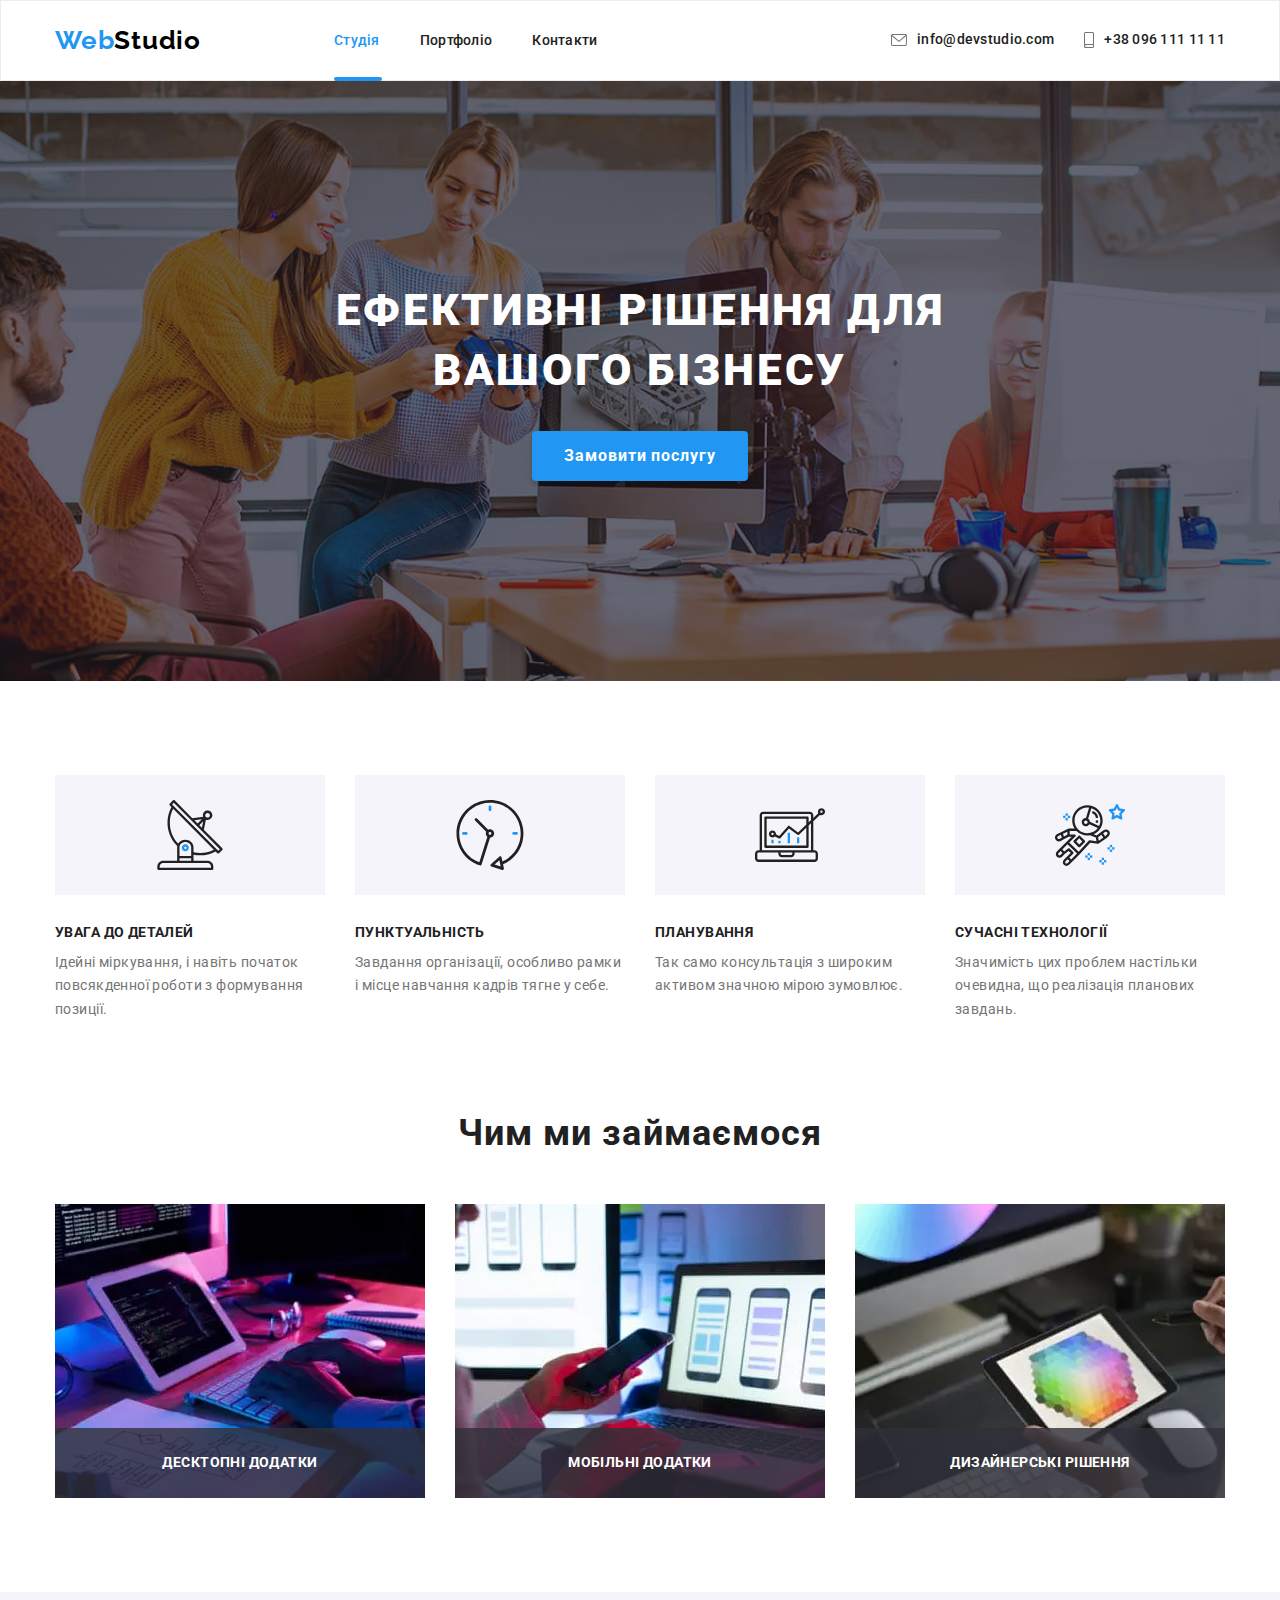
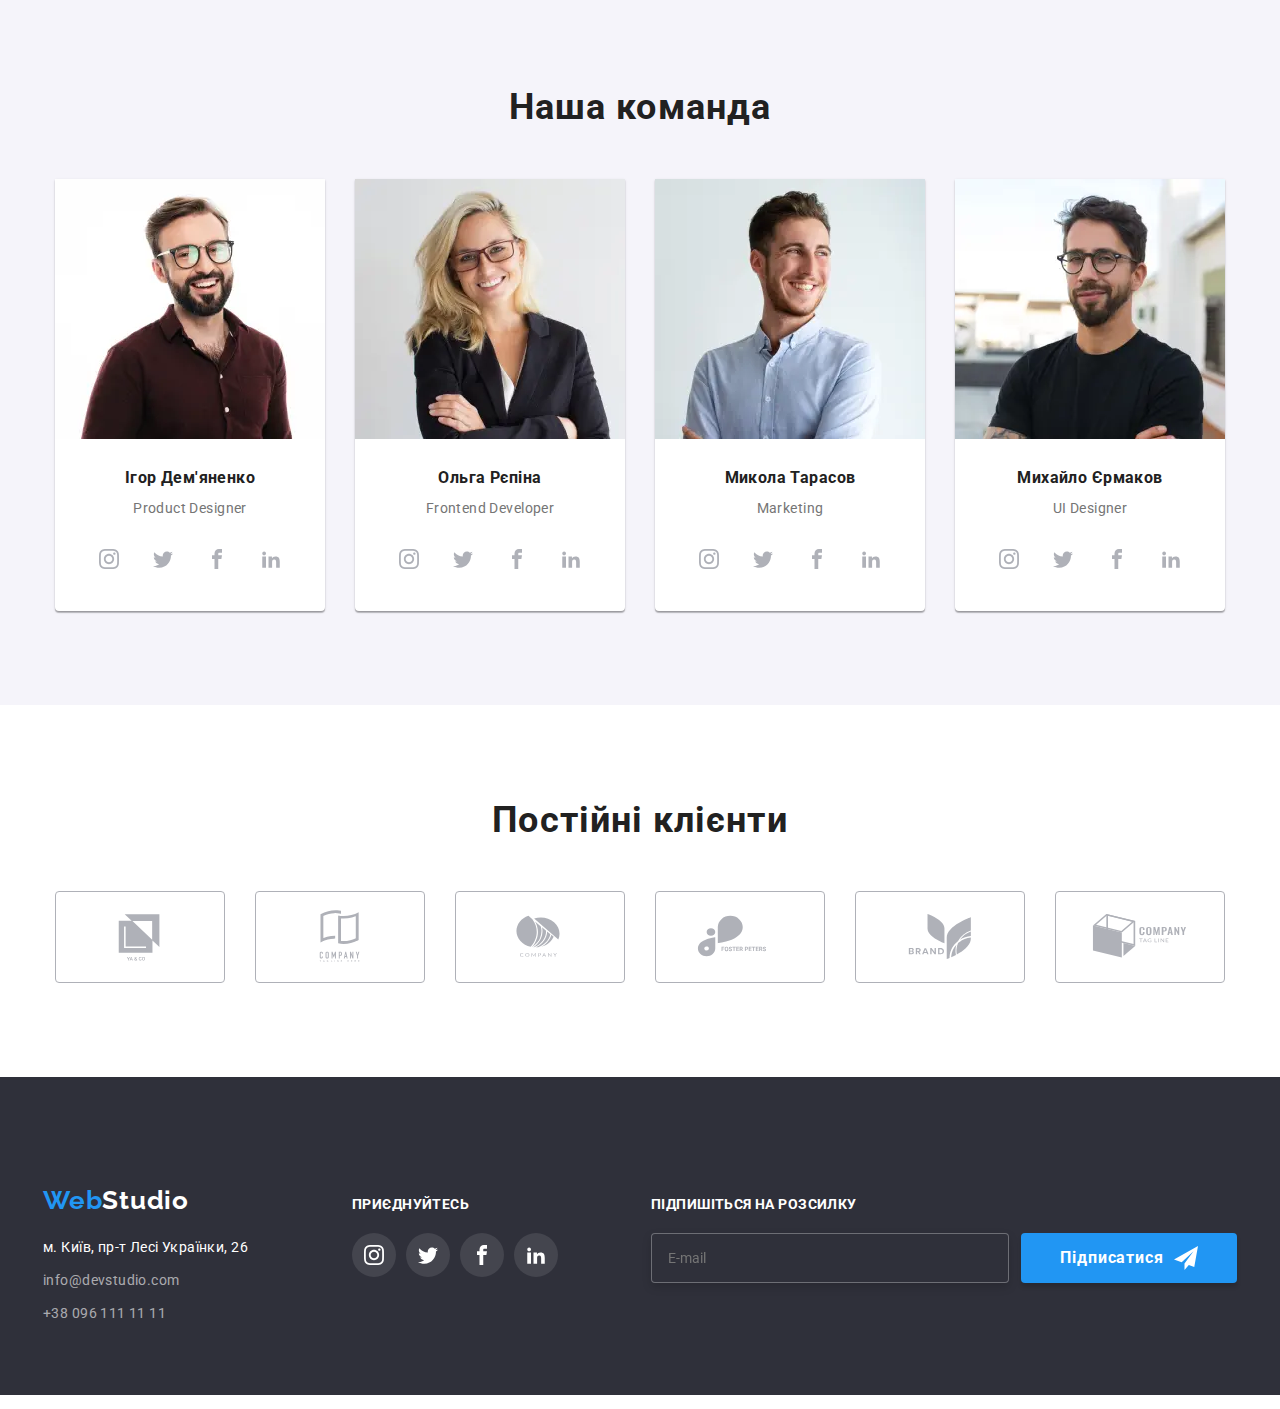
<file: index.html>
<!DOCTYPE html>
<html lang="uk">
  <head>
    <meta charset="UTF-8" />
    <meta name="viewport" content="width=device-width, initial-scale=1.0" />
    <title>WebStudio</title>
    <link href="https://fonts.googleapis.com/css2?family=Raleway:wght@700&family=Roboto:wght@400;500;700;900&display=swap" rel="stylesheet">
    <link rel="stylesheet" href="https://cdn.jsdelivr.net/npm/modern-normalize@1.1.0/modern-normalize.min.css">
    <link rel="stylesheet" href="css/main.min.css" />
   </head>
  <body>

    <!--header-->

    <header class="header">
      <div class="container page-header">
      <nav class="page-header">
        <a class="logo" href="./index.html">Web<span class="logo__dark">Studio</span></a>
        <ul class="page-header page-header__menu">
          <li><a class="page-header__link page-header__after" href="./index.html">Студія</a></li>
          <li><a class="page-header__link" href="./portfolio.html">Портфоліо</a></li>
          <li><a class="page-header__link" href="#">Контакти</a></li>
        </ul>
      </nav>
      <ul class="page-header page-header__contact">
         <li>
          <a class="header-contact" href="mailto:info@devstudio.com" lang="en"> 
            <svg class="header-contact__mail-phone" width="16px" height="12px">
            <use href="./images/sprite.svg#icon-envelope"></use>
          </svg>info@devstudio.com</a>
        </li>
        <li> 
          <a class="header-contact" href="tel:+380961111111">
            <svg class="header-contact__mail-phone" width="10px" height="16px">
              <use href="./images/sprite.svg#icon-smartphone"></use>
            </svg>+38 096 111 11 11</a>
        </li>
      </ul>
      <button type="button" class="open-mobile-btn js-open-menu" aria-expanded="false"
      aria-controls="mobile-menu">
        <svg class="open-mobile-btn__icon" width="40" height="40"><use href="./images/sprite.svg#icon-burger"></use>
        </svg>
      </button>
    </div>
      <div  id="mobile-menu" class="mobile-menu js-menu-container">
        <div class="container mobile-menu__container">
        <button class="mobile-menu__close-btn js-close-menu" type="button" aria-expanded="false"
        aria-controls="mobile-menu">
          <svg land="en" aria-label="close icon" class="mobile-menu__close-icon" width="40" height="40">
            <use href="./images/sprite.svg#icon-close"></use>
          </svg>
        </button>
          <ul class="mobile-menu__navigation ">
            <li><a class="mobile-menu__link" href="./index.html">Студія</a></li>
            <li><a class="mobile-menu__link" href="./portfolio.html">Портфоліо</a></li>
            <li><a class="mobile-menu__link" href="#">Контакти</a></li>
          </ul>
          <ul class="mobile-menu__contacts">
            <li class="mobile-menu__contacts-item"> 
              <a class="mobile-menu__contacts-link mobile-menu__contacts-phone" href="tel:+380961111111">
               +38 096 111 11 11</a>
            </li>
            <li>
             <a class="mobile-menu__contacts-link mobile-menu__contacts-mail" href="mailto:info@devstudio.com" lang="en"> 
               info@devstudio.com</a>
           </li>
          </ul>
        </div>
         <div>
          <ul class="mobile-menu__social">
            <li class="mobile-menu__social-item"><a class="mobile-menu__social-link" href="#">Instagram</a></li>
            <li class="mobile-menu__social-item"><a class="mobile-menu__social-link" href="#">Twitter</a></li>
            <li class="mobile-menu__social-item"><a class="mobile-menu__social-link" href="#">Facebook</a></li>
            <li class="mobile-menu__social-item"><a class="mobile-menu__social-link mobile-menu__social-last" href="#">LinkedIn</a></li>         
          </ul>
         </div>
        </div>
    </header>

    <!--main-title-->

  <main>
      <section class="title">
        <div class="container title__wrapper">
        <h1 class="title__item">Ефективні рішення для вашого бізнесу</h1>
        <button class="button title-button" data-modal-open type="button" >Замовити послугу</button>
        </div>
      </section> 

    <!--description--> 
 
      <section class="main-description">
        <div class="container">
        <h2 class="visually-hidden">Наші переваги</h2>
        <ul class="main-description__list">
          <li class="main-description__job">
            <div class="main-description__card">
              <svg class="main-description__icon">
                <use href="./images/sprite.svg#icon-antenna"></use>
              </svg>
            </div>
            <h3 class="main-description__title">Увага до деталей</h3>
            <p class="main-description__subject">
              Ідейні міркування, і навіть початок повсякденної роботи з формування позиції.
            </p>
          </li>
          <li class="main-description__job">
            <div class="main-description__card">
              <svg class="main-description__icon">
                <use href="./images/sprite.svg#icon-clock"></use>
              </svg>
            </div>
            <h3 class="main-description__title">Пунктуальність</h3>
            <p class="main-description__subject">
              Завдання організації, особливо рамки і місце навчання кадрів тягне у себе.
            </p>
          </li>
          <li class="main-description__job">
            <div class="main-description__card">
              <svg class="main-description__icon">
                <use href="./images/sprite.svg#icon-diagram"></use>
              </svg>
            </div>
            <h3 class="main-description__title">Планування</h3>
            <p class="main-description__subject">
              Так само консультація з широким активом значною мірою зумовлює.
            </p>
          </li>
          <li class="main-description__job">
            <div class="main-description__card">
              <svg class="main-description__icon">
                <use href="./images/sprite.svg#icon-astronaut"></use>
              </svg>
            </div>
            <h3 class="main-description__title">Сучасні технології</h3>
            <p class="main-description__subject">
              Значимість цих проблем настільки очевидна, що реалізація планових
              завдань.
            </p>
          </li>
        </ul>
        </div>
      </section> 

      <!--images-->

       <section class="main-images"> 
        <div class="container">
        <h2 class="main-title ">Чим ми займаємося</h2>
        <ul class="main-images__box">
          <li class="main-images__foto">
            <picture>
              <source
                srcset="./images/img(1)@1x.webp 1x, ./images/img(3)@2x.webp 2x"
                media="(min-width: 1200px)"
                type="image/webp"/>
              <source
                srcset="./images/img(1)@1x.jpg 1x, ./images/img(3)@x2.jpg 2x"
                media="(min-width: 1200px)"/>
              <img class="main-images__image"
                src="./images/img(1)@1x.jpg" 
                alt="людина працює за комп'ютером"/>
            </picture>
            <div class="main-images__description">
              <p class="main-images__text">Десктопні додатки</p>
            </div>
          </li>
          <li class="main-images__foto">
            <picture>
              <source
                srcset="./images/img(2)@1x.webp 1x, ./images/img(2)@2x.webp 2x"
                media="(min-width: 1200px)"
                type="image/webp"/>
              <source
                srcset="./images/img(2)@1x.jpg 1x, ./images/img(2)@2x.jpg 2x"
                media="(min-width: 1200px)"/>
              <img class="main-images__image"
                src="./images/img(2)@1x.jpg" 
                alt="людина працює з телефоном"/>
            </picture>
            <div class="main-images__description">
              <p class="main-images__text">Мобільні додатки</p>
            </div>
          </li>
          <li class="main-images__foto">
            <picture>
              <source
                srcset="./images/img(3)@1x.webp 1x, ./images/img(1)@2x.webp 2x"
                media="(min-width: 1200px)"
                type="image/webp"/>
              <source
                srcset="./images/img(3)@1x.jpg 1x, ./images/img(1)@2x.jpg 2x"
                media="(min-width: 1200px)"/>
              <img class="main-images__image"
                src="./images/img(3)@1x.jpg" 
                alt="людина працює за планшетом"/>
            </picture>
            <div class="main-images__description">
              <p class="main-images__text">Дизайнерські рішення</p>
            </div>
          </li>
        </ul>
        </div>
      </section> 

      <!--team-->

       <section class="main-team">
        <div class="container">
        <h2 class="main-title">Наша команда</h2>
        <ul class="main-team__icon">
          <li class="main-team__foto">
            <picture>
              <source
                srcset="./images/imgID@1x.webp 1x, ./images/imgID@2x.webp 2x"
                media="(min-width: 1200px)"
                type="image/webp"/>
              <source
                srcset="./images/imgID@1x.jpg 1x, ./images/imgID@2x.jpg 2x"
                media="(min-width: 1200px)"/>
              <source
                srcset="./images/img-tabID@1x.webp 1x, ./images/img-tabID@2x.webp 2x"
                media="(min-width: 768px)"
                type="image/webp"/>
              <source
                srcset="./images/img-tabID@1x.jpg 1x, ./images/img-tabID@2x.jpg 2x"
                media="(min-width: 768px)"/>
              <source
                srcset="./images/img-mobID@1x.webp 1x, ./images/img-mobID@2x.webp 2x"
                media="(min-width: 480px)"
                type="image/webp"/>
              <source
                srcset="./images/img-mobID@1x.jpg 1x, ./images/img-mobID@2x.jpg 2x"
                media="(min-width: 480px)"/>
              <img class="main-team__image"
                src="./images/img-mobID@1x.jpg" 
                alt="Ігор Дем'яненко"/>
            </picture>
             <div class="main-team__text"> 
              <h3 class="main-team__name">Ігор Дем'яненко</h3>
              <p class="main-team__command">Product Designer</p>
              <ul class="social-list">
                <li class="social-list-item">
                  <a href="" class="social-list__link">
                    <svg class="social-list__icon">
                      <use href="./images/sprite.svg#icon-instagram"></use>
                    </svg>
                  </a>
                </li>
                <li class="social-list-item">
                  <a href="" class="social-list__link">
                    <svg class="social-list__icon">
                      <use href="./images/sprite.svg#icon-twitter"></use>
                    </svg>
                  </a>
                </li>
                <li class="social-list-item">
                  <a href="" class="social-list__link">
                    <svg class="social-list__icon">
                      <use href="./images/sprite.svg#icon-facebook"></use>
                    </svg>
                  </a>
                </li>
                <li class="social-list-item">
                  <a href="" class="social-list__link">
                    <svg class="social-list__icon">
                      <use href="./images/sprite.svg#icon-linkedin"></use>
                    </svg>
                  </a>
                </li>
              </ul>
              </div>
          </li>
          <li class="main-team__foto">
            <picture>
              <source
                srcset="./images/imgOP@1x.webp 1x, ./images/imgOP@2x.webp 2x"
                media="(min-width: 1200px)"
                type="image/webp"/>
              <source
                srcset="./images/imgOP@1x.jpg 1x, ./images/imgOP@2x.jpg 2x"
                media="(min-width: 1200px)"/>
              <source
                srcset="./images/img-tabOP@1x.webp 1x, ./images/img-tabOP@2x.webp 2x"
                media="(min-width: 768px)"
                type="image/webp"/>
              <source
                srcset="./images/img-tabOP@1x.jpg 1x, ./images/img-tabOP@2x.jpg 2x"
                media="(min-width: 768px)"/>
              <source
                srcset="./images/img-mobOP@1x.webp 1x, ./images/img-mobOP@2x.webp 2x"
                media="(min-width: 480px)"
                type="image/webp"/>
              <source
                srcset="./images/img-mobOP@x1.jpg 1x, ./images/img-mobOP@x2.jpg 2x"
                media="(min-width: 480px)"/>
              <img class="main-team__image"
                src="./images/img-mobOP@x1.jpg" 
                alt="Ольга Рєпіна"/>
            </picture>
            <div class="main-team__text">
            <h3 class="main-team__name">Ольга Рєпіна</h3>
            <p class="main-team__command">Frontend Developer</p>
            <ul class="social-list">
              <li class="social-list-item">
                <a href="" class="social-list__link">
                  <svg class="social-list__icon">
                    <use href="./images/sprite.svg#icon-instagram"></use>
                  </svg>
                </a>
              </li>
              <li class="social-list-item">
                <a href="" class="social-list__link">
                  <svg class="social-list__icon">
                    <use href="./images/sprite.svg#icon-twitter"></use>
                  </svg>
                </a>
              </li>
              <li class="social-list-item">
                <a href="" class="social-list__link">
                  <svg class="social-list__icon">
                    <use href="./images/sprite.svg#icon-facebook"></use>
                  </svg>
                </a>
              </li>
              <li class="social-list-item">
                <a href="" class="social-list__link">
                  <svg class="social-list__icon">
                    <use href="./images/sprite.svg#icon-linkedin"></use>
                  </svg>
                </a>
              </li>
            </ul>
            </div>
          </li>
          <li class="main-team__foto">
            <picture>
              <source
                srcset="./images/imgMT@1x.webp 1x, ./images/imgMT@2x.webp 2x"
                media="(min-width: 1200px)"
                type="image/webp"/>
              <source
                srcset="./images/imgMT@1x.jpg 1x, ./images/imgMT@2x.jpg 2x"
                media="(min-width: 1200px)"/>
              <source
                srcset="./images/img-tabMT@1x.webp 1x, ./images/img-tabMT@2x.webp 2x"
                media="(min-width: 768px)"
                type="image/webp"/>
              <source
                srcset="./images/img-tabMT@1x.jpg 1x, ./images/img-tabMT@2x.jpg 2x"
                media="(min-width: 768px)"/>
              <source
                srcset="./images/img-mobMT@1x.webp 1x, ./images/img-mobMT@2x.webp 2x"
                media="(min-width: 480px)"
                type="image/webp"/>
              <source
                srcset="./images/img-mobMT@x1.jpg 1x, ./images/img-mobMT@x2.jpg 2x"
                media="(min-width: 480px)"/>
              <img class="main-team__image"
                src="./images/img-mobMT@x1.jpg" 
                alt="Микола Тарасов"/>
            </picture>
            <div class="main-team__text">
            <h3 class="main-team__name">Микола Тарасов</h3>
            <p class="main-team__command">Marketing</p>
            <ul class="social-list">
              <li class="social-list-item">
                <a href="" class="social-list__link">
                  <svg class="social-list__icon">
                    <use href="./images/sprite.svg#icon-instagram"></use>
                  </svg>
                </a>
              </li>
              <li class="social-list-item">
                <a href="" class="social-list__link">
                  <svg class="social-list__icon">
                    <use href="./images/sprite.svg#icon-twitter"></use>
                  </svg>
                </a>
              </li>
              <li class="social-list-item">
                <a href="" class="social-list__link">
                  <svg class="social-list__icon">
                    <use href="./images/sprite.svg#icon-facebook"></use>
                  </svg>
                </a>
              </li>
              <li class="social-list-item">
                <a href="" class="social-list__link">
                  <svg class="social-list__icon">
                    <use href="./images/sprite.svg#icon-linkedin"></use>
                  </svg>
                </a>
              </li>
            </ul>
            </div>
          </li>
          <li class="main-team__foto">
            <picture>
              <source
                srcset="./images/imgME@1x.webp 1x, ./images/imgME@2x.webp 2x"
                media="(min-width: 1200px)"
                type="image/webp"/>
              <source
                srcset="./images/imgME@1x.jpg 1x, ./images/imgME@2x.jpg 2x"
                media="(min-width: 1200px)"/>
              <source
                srcset="./images/img-tabME@1x.webp 1x, ./images/img-tabME@2x.webp 2x"
                media="(min-width: 768px)"
                type="image/webp"/>
              <source
                srcset="./images/img-tabME@1x.jpg 1x, ./images/img-tabME@2x.jpg 2x"
                media="(min-width: 768px)"/>
              <source
                srcset="./images/img-mobME@1x.webp 1x, ./images/img-mobME@2x.webp 2x"
                media="(min-width: 480px)"
                type="image/webp"/>
              <source
                srcset="./images/img-mobME@x1.jpg 1x, ./images/img-mobME@x2.jpg 2x"
                media="(min-width: 480px)"/>
              <img class="main-team__image"
                src="./images/img-mobME@x1.jpg" 
                alt="Михайло Єрмаков"/>
            </picture>
            <div class="main-team__text">
            <h3 class="main-team__name">Михайло Єрмаков</h3>
            <p class="main-team__command">UI Designer</p>
            <ul class="social-list">
              <li class="social-list__item">
                <a href="" class="social-list__link">
                  <svg land="en" aria-label="instagram icon" class="social-list__icon">
                    <use href="./images/sprite.svg#icon-instagram"></use>
                  </svg>
                </a>
              </li>
              <li class="social-list__item">
                <a href="" class="social-list__link">
                  <svg land="en" aria-label="twitter icon" class="social-list__icon">
                    <use href="./images/sprite.svg#icon-twitter"></use>
                  </svg>
                </a>
              </li>
              <li class="social-list__item">
                <a href="" class="social-list__link">
                  <svg land="en" aria-label="facebook icon" class="social-list__icon">
                    <use href="./images/sprite.svg#icon-facebook"></use>
                  </svg>
                </a>
              </li>
              <li class="social-list__item">
                <a href="" class="social-list__link">
                  <svg land="en" aria-label="linkedin icon" class="social-list__icon">
                    <use href="./images/sprite.svg#icon-linkedin"></use>
                  </svg>
                </a>
              </li>
            </ul>
            </div>
          </li>
        </ul>
        </div>
        </section>

        <!--customers-->

        <section class="main-customers">
          <div class="container"> 
            <h2 class="main-title">Постійні клієнти</h2>
            <ul class="main-customers__list">
              <li class="main-customers__item">
                <a href="" class="main-customers__link">
                  <svg land="en" aria-label="logo icon" class="main-customers__icon">
                    <use href="./images/sprite.svg#icon-logo"></use>
                  </svg>
                </a>
              </li>
              <li class="main-customers__item">
                <a href="" class="main-customers__link">
                  <svg land="en" aria-label="logo-1 icon" class="main-customers__icon">
                    <use href="./images/sprite.svg#icon-logo-1"></use>
                  </svg>
                </a>
              </li>
              <li class="main-customers__item">
                <a href="" class="main-customers__link">
                  <svg land="en" aria-label="logo-2 icon" class="main-customers__icon">
                    <use href="./images/sprite.svg#icon-logo-2"></use>
                  </svg>
                </a>
              </li>
              <li class="main-customers__item">
                <a href="" class="main-customers__link">
                  <svg land="en" aria-label="logo-3 icon" class="main-customers__icon">
                    <use href="./images/sprite.svg#icon-logo-3"></use>
                  </svg>
                </a>
              </li>
              <li class="main-customers__item">
                <a href="" class="main-customers__link">
                <svg land="en" aria-label="logo-4 icon" class="main-customers__icon">
                  <use href="./images/sprite.svg#icon-logo-4"></use>
                </svg>
              </a>
            </li>
            <li class="main-customers__item">
              <a href="" class="main-customers__link">
              <svg land="en" aria-label="logo-5 icon" class="main-customers__icon">
                <use href="./images/sprite.svg#icon-logo-5"></use>
              </svg>
            </a>
          </li>
            </ul>
          </div> 
        </section> 
    </main>

    <!--footer-->

<footer class="footer">
      <div class="container footer-box">
        <div class="footer-box__basis">
      <a class="logo logo__footer" href="/">Web<span class="logo__light">Studio</span></a>
      <address>
        <ul>
          <li class="footer-table">
            <a class="footer-table__address"
              href="https://gl/maps/CPtrU1FHBa2aNyZL9"
              target="_blank"
              rel="noopener noopener nofollow"
              >м. Київ, пр-т Лесі Українки, 26</a>
          </li>
          <li class="footer-table">
            <a class="footer-table__contacts"
            href="mailto:info@devstudio.com" lang="en">info@devstudio.com</a>
          </li>
          <li class="footer-table"><a class="footer-table__contacts"
            href="tel:+380961111111">+38 096 111 11 11</a></li>
        </ul>
      </address>
    </div>
  <div class="footer-social">
    <p class="footer-social__title">приєднуйтесь</p>
    <ul class="footer-social__list">
      <li>
        <a href="" class="footer-social__link">
          <svg land="en" aria-label="instagram icon" class="footer-social__icon">
            <use href="./images/sprite.svg#icon-instagram"></use>
          </svg>
        </a>
      </li>
      <li>
        <a href="" class="footer-social__link">
          <svg land="en" aria-label="twitter icon" class="footer-social__icon">
            <use href="./images/sprite.svg#icon-twitter"></use>
          </svg>
        </a>
      </li>
      <li>
        <a href="" class="footer-social__link">
          <svg land="en" aria-label="facebook icon" class="footer-social__icon">
            <use href="./images/sprite.svg#icon-facebook"></use>
          </svg>
        </a>
      </li>
      <li>
        <a href="" class="footer-social__link">
          <svg land="en" aria-label="linkedin icon" class="footer-social__icon">
            <use href="./images/sprite.svg#icon-linkedin"></use>
          </svg>
        </a>
      </li>
    </ul>
      </div>
      <div class="footer-subscription">
        <p class="footer-subscription__title">Підпишіться на розсилку</p>
        <form class="footer-subscription__form">
        <label class="footer-subscription__field"><input type="email" name="email" id="user_email" placeholder="E-mail" class="footer-subscription__send"></label>
        <button class="footer-subscription-button footer-subscription-button__title">Підписатися
          <svg land="en" aria-label="send icon" class="footer-subscription-button__icon">
            <use href="./images/sprite.svg#icon-send"></use>
          </svg>
        </button>
        </form>
      </div>
    </footer>
    <div class="backdrop is-hidden" data-modal >
    <div class="modal">
      <button class="modal__close-btn" type="button" data-modal-close>
        <svg land="en" aria-label="close icon" class="modal-close-input-icon" width="18" height="18">
          <use href="./images/sprite.svg#icon-close"></use>
        </svg>
      </button> 

       <!--modal-window-->

        <p class="modal-form-title">Залиште свої дані, ми вам передзвонимо</p>
       <form class="modal-form">
        <label class="modal-form-field"><span class="modal-form-field-desc">Ім'я</span>
          <span class="modal-form-input-wrapper"><input name="user_name" type="text" class="modal-form-input" pattern="[a-zA-Zа-яА-ЯіІїЇёЁ]+"/>
            <svg land="en" aria-label="person icon" class="modal-form-input-icon">
              <use href="./images/sprite.svg#icon-person-black"></use>
            </svg>
          </span>
          </label>
        <label class="modal-form-field"><span class="modal-form-field-desc">Телефон</span>
          <span class="modal-form-input-wrapper"><input name="user_phone" type="tel" required class="modal-form-input" pattern="[0-9]{3}-[0-9]{3}-[0-9]{2}-[0-9]{2}" title="***-***-**-**" />
            <svg land="en" aria-label="phone icon" class="modal-form-input-icon">
              <use href="./images/sprite.svg#icon-phone-black"></use>
            </svg>
          </span>
        </label>
        <label class="modal-form-field"><span class="modal-form-field-desc">Пошта</span>
          <span class="modal-form-input-wrapper"><input name="user_email" type="text" class="modal-form-input" />
            <svg land="en" aria-label="email icon" class="modal-form-input-icon">
              <use href="./images/sprite.svg#icon-email-black"></use>
            </svg>
          </span>
        </label>
        <label class="modal-form-field"><span class="modal-form-field-desc">Коментар</span> 
          <textarea name="user_message" placeholder="Введіть текст" class="modal-form-message"></textarea>
        </label>
        <label class="modal-form-check-field">
          <input type="checkbox" class="modal-form-check" name="user_consent" required />
          <svg land="en" aria-label="check icon" class="modal-form-own-checkbox">
            <use class="modal-form-own-checkbox-icon" href="./images/sprite.svg#icon-Vector"></use>
          </svg>
          Погоджуюся з розсилкою та приймаю&nbsp;<a class="modal-form-own-checkbox-color" href="">Умови договору</a>
        </label>
        <button type="submit" class="modal-form-submit">Відправити</button>
       </form>
     </div>
    </div> 
    <script src="./js/mobile-menu.js"></script>
    <script src="./js/modal.js"></script>
  </body>
</html>
</file>
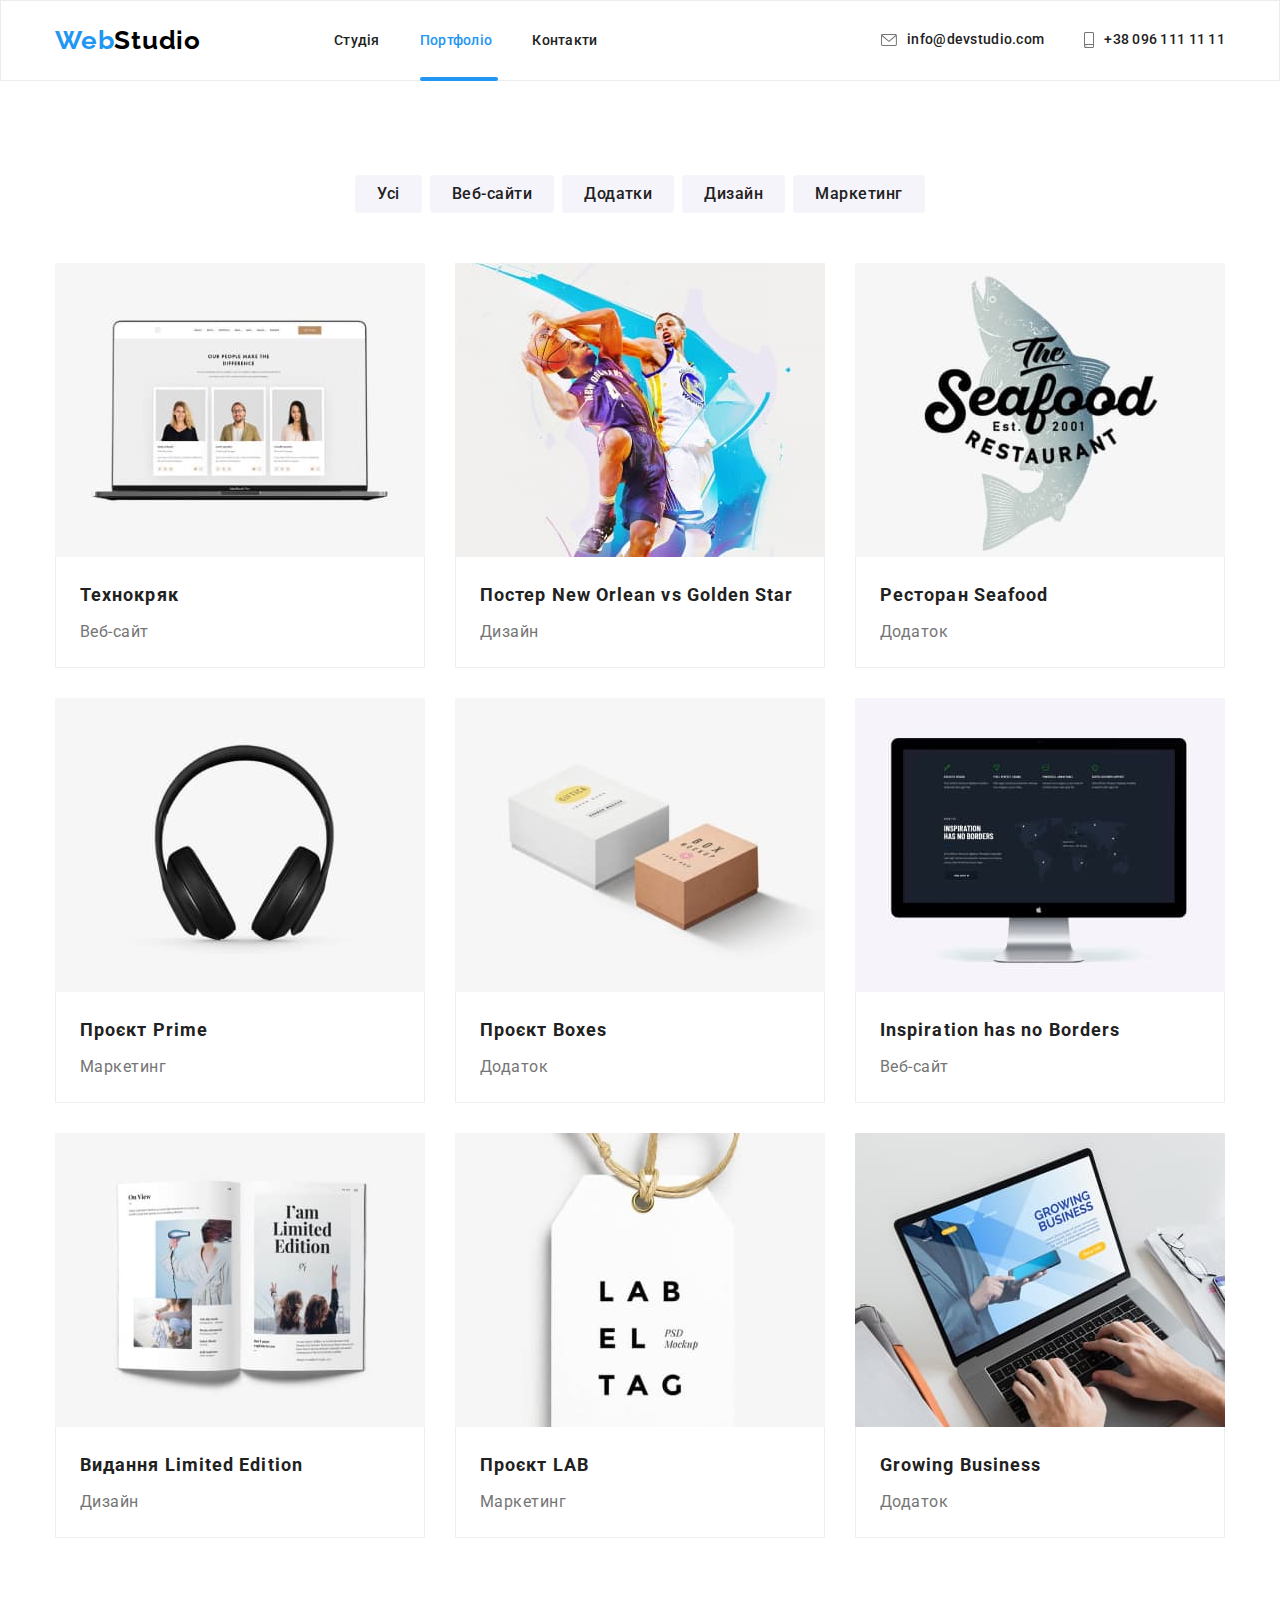
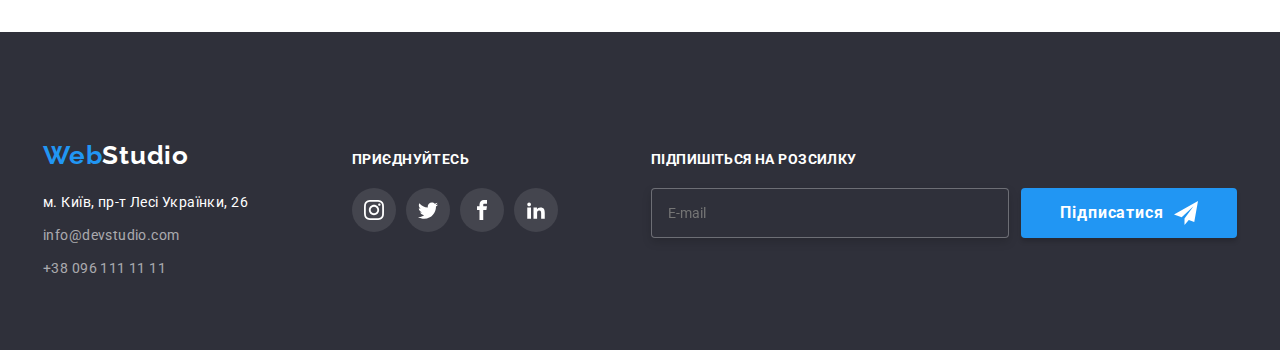
<file: portfolio.html>
<!DOCTYPE html>
<html lang="uk" lang="en">
  <head>
    <meta charset="UTF-8" />
    <meta name="viewport" content="width=device-width, initial-scale=1.0" />
    <title>WebStudio</title>
    <link href="https://fonts.googleapis.com/css2?family=Raleway:wght@700&family=Roboto:wght@400;500;700;900&display=swap" rel="stylesheet">
    <link rel="stylesheet" href="https://cdn.jsdelivr.net/npm/modern-normalize@1.1.0/modern-normalize.min.css">
    <link rel="stylesheet" href="./css/main.min.css" />
  </head>
  <body>
    <!--header-->
    <header class="header">
      <div class="container page-header">
      <nav class="page-header">
        <a class="logo" href="./index.html">Web<span class="logo__dark">Studio</span></a>
        <ul class="page-header">
          <li><a class="page-header__link" href="./index.html">Студія</a></li>
          <li><a class="page-header__link portfolio-page-header__after" href="./portfolio.html">Портфоліо</a></li>
          <li><a class="page-header__link" href="#">Контакти</a></li>
        </ul>
      </nav>
      <ul class="page-header">
        <li>
         <a class="header-contact" href="mailto:info@devstudio.com" lang="en"> 
           <svg class="header-contact__mail-phone" width="16px" height="12px">
           <use href="./images/sprite.svg#icon-envelope"></use>
         </svg>info@devstudio.com</a>
       </li>
       <li> 
         <a class="header-contact" href="tel:+380961111111">
           <svg class="header-contact__mail-phone" width="10px" height="16px">
             <use href="./images/sprite.svg#icon-smartphone"></use>
           </svg>+38 096 111 11 11</a>
       </li>
     </ul>
     </div>
   </header>
    <!--main-portfolio-->
    <main>
    <section class="portfolio">
      <div class="container">
      <h1 class="visually-hidden">Портфоліо</h1>
      <ul class="portfolio-main">
        <li>
          <button class="portfolio__button" type="button">Усі</button>
        </li>
        <li>
          <button class="portfolio__button" type="button">Веб-сайти</button>
        </li>
        <li>
          <button class="portfolio__button" type="button">Додатки</button>
        </li>
        <li>
          <button class="portfolio__button" type="button">Дизайн</button>
        </li>
        <li>
          <button class="portfolio__button" type="button">Маркетинг</button>
        </li>
      </ul>
      <ul class="portfolio-display">
        <li>
        <a href="" class="portfolio-display__link">
            <div class="portfolio-display__wrapper">
              <p class="portfolio-display__overlay">
                Ресурс пропонує комплексні пропозиції з різним рівнем функціоналу та сервісів. Все це дозволить відвідувачу отримати вичерпні відомості про компанію чи приватну особу.</p>
            <img class="portfolio-wrapper" src=./images/img5.jpg alt="Технокряк" width="370"  height="294"/>
          </div>
            <div class="portfolio-display__text">
            <h2 class="portfolio-display__title">Технокряк</h2>
          <p class="portfolio-display__content">Веб-сайт</p>
          </div>
        </a>
        </li>
        <li>
          <a href="" class="portfolio-display__link">
            <div class="portfolio-display__wrapper">
              <p class="portfolio-display__overlay">
                Ресурс пропонує комплексні пропозиції з різним рівнем функціоналу та сервісів. Все це дозволить відвідувачу отримати вичерпні відомості про компанію чи приватну особу.</p>
            <img src=./images/img6.jpg alt="Постер Новий Орлеан та Золота зірка" width="370" height="294"/>
            </div>
            <div class="portfolio-display__text">
            <h2 class="portfolio-display__title">Постер New Orlean vs Golden Star</h2>
            <p class="portfolio-display__content">Дизайн</p>
            </div>
          </a>
        </li>
        <li>
          <a href="" class="portfolio-display__link">
            <div class="portfolio-display__wrapper">
              <p class="portfolio-display__overlay">
                Ресурс пропонує комплексні пропозиції з різним рівнем функціоналу та сервісів. Все це дозволить відвідувачу отримати вичерпні відомості про компанію чи приватну особу.</p>
            <img src=./images/img7.jpg alt="Ресторан морська їжа" width="370" height="294"/>
            </div>
            <div class="portfolio-display__text">
            <h2 class="portfolio-display__title">Ресторан Seafood</h2>
            <p class="portfolio-display__content">Додаток</p>
            </div>
          </a>
        </li>
        <li>
          <a href="" class="portfolio-display__link">
            <div class="portfolio-display__wrapper">
              <p class="portfolio-display__overlay">
                Ресурс пропонує комплексні пропозиції з різним рівнем функціоналу та сервісів. Все це дозволить відвідувачу отримати вичерпні відомості про компанію чи приватну особу.</p>
            <img src=./images/img8.jpg alt="Проєкт прем'єра" width="370" height="294"/>
            </div>
            <div class="portfolio-display__text">
            <h2 class="portfolio-display__title">Проєкт Prime</h2>
            <p class="portfolio-display__content">Маркетинг</p>
            </div>
          </a>  
        <li>
          <a href="" class="portfolio-display__link">
            <div class="portfolio-display__wrapper">
              <p class="portfolio-display__overlay">
                Ресурс пропонує комплексні пропозиції з різним рівнем функціоналу та сервісів. Все це дозволить відвідувачу отримати вичерпні відомості про компанію чи приватну особу.</p>
            <img src=./images/img9.jpg alt="Проєкт Коробки" width="370" height="294"/>
            </div>
            <div class="portfolio-display__text">
            <h2 class="portfolio-display__title">Проєкт Boxes</h2>
            <p class="portfolio-display__content">Додаток</p>
            </div>
          </a>
        </li>
        <li>
          <a href="" class="portfolio-display__link">
             <div class="portfolio-display__wrapper">
              <p class="portfolio-display__overlay">
                Ресурс пропонує комплексні пропозиції з різним рівнем функціоналу та сервісів. Все це дозволить відвідувачу отримати вичерпні відомості про компанію чи приватну особу.</p>
            <img src=./images/img10.jpg alt="Натхнення не має кордонів" width="370" height="294"/>
             </div>
            <div class="portfolio-display__text">
            <h2 class="portfolio-display__title">Inspiration has no Borders</h2>
            <p class="portfolio-display__content">Веб-сайт</p>
            </div>
          </a>
        </li>
        <li>
          <a href="" class="portfolio-display__link">
             <div class="portfolio-display__wrapper">
              <p class="portfolio-display__overlay">
                Ресурс пропонує комплексні пропозиції з різним рівнем функціоналу та сервісів. Все це дозволить відвідувачу отримати вичерпні відомості про компанію чи приватну особу.</p>
            <img src=./images/img11.jpg alt="Видання Обмежене видання" width="370" height="294"/>
             </div>
            <div class="portfolio-display__text">
            <h2 class="portfolio-display__title">Видання Limited Edition</h2>
            <p class="portfolio-display__content">Дизайн</p>
            </div>
          </a>
        </li>
        <li>
          <a href="" class="portfolio-display__link">
             <div class="portfolio-display__wrapper">
              <p class="portfolio-display__overlay">
                Ресурс пропонує комплексні пропозиції з різним рівнем функціоналу та сервісів. Все це дозволить відвідувачу отримати вичерпні відомості про компанію чи приватну особу.</p>
            <img src=./images/img12.jpg alt="Проєкт LAB" width="370" height="294"/>
             </div>
            <div class="portfolio-display__text">
            <h2 class="portfolio-display__title">Проєкт LAB</h2>
            <p class="portfolio-display__content">Маркетинг</p>
            </div>
          </a>
        </li>
        <li> 
          <a href="" class="portfolio-display__link">
             <div class="portfolio-display__wrapper">
              <p class="portfolio-display__overlay">
                Ресурс пропонує комплексні пропозиції з різним рівнем функціоналу та сервісів. Все це дозволить відвідувачу отримати вичерпні відомості про компанію чи приватну особу.</p>
            <img src=./images/img13.jpg alt="Зростаючий бізнес" width="370" height="294"/>
             </div>
            <div class="portfolio-display__text">
            <h2 class="portfolio-display__title">Growing Business</h2>
            <p class="portfolio-display__content">Додаток</p>
            </div>
          </a>  
        </li>
      </ul>
      </div>
    </section>
  </main>
   <!--footer-->
   <footer class="footer">
    <div class="container footer-box">
      <div>
    <a class="logo" href="/">Web<span class="logo__light">Studio</span></a>
    <address>
      <ul>
        <li class="footer-table">
          <a class="footer-table__address"
            href="https://gl/maps/CPtrU1FHBa2aNyZL9"
            target="_blank"
            rel="noopener noopener nofollow"
            >м. Київ, пр-т Лесі Українки, 26</a>
        </li>
        <li class="footer-table">
          <a class="footer-table__contacts"
          href="mailto:info@devstudio.com" lang="en">info@devstudio.com</a>
        </li>
        <li class="footer-table"><a class="footer-table__contacts"
          href="tel:+380961111111">+38 096 111 11 11</a></li>
      </ul>
    </address>
  </div>
<div class="footer-social">
  <p class="footer-social__title">приєднуйтесь</p>
  <ul class="footer-social__list">
    <li>
      <a href="" class="footer-social__link">
        <svg land="en" aria-label="instagram icon" class="footer-social__icon">
          <use href="./images/sprite.svg#icon-instagram"></use>
        </svg>
      </a>
    </li>
    <li>
      <a href="" class="footer-social__link">
        <svg land="en" aria-label="twitter icon" class="footer-social__icon">
          <use href="./images/sprite.svg#icon-twitter"></use>
        </svg>
      </a>
    </li>
    <li>
      <a href="" class="footer-social__link">
        <svg land="en" aria-label="facebook icon" class="footer-social__icon">
          <use href="./images/sprite.svg#icon-facebook"></use>
        </svg>
      </a>
    </li>
    <li>
      <a href="" class="footer-social__link">
        <svg land="en" aria-label="linkedin icon" class="footer-social__icon">
          <use href="./images/sprite.svg#icon-linkedin"></use>
        </svg>
      </a>
    </li>
  </ul>
    </div>
    <div class="footer-subscription">
      <p class="footer-subscription__title">Підпишіться на розсилку</p>
      <form class="footer-subscription__form">
      <label class="footer-subscription__field"><input type="email" name="email" id="user_email" placeholder="E-mail" class="footer-subscription__send"></label>
      <button class="footer-subscription-button footer-subscription-button__title">Підписатися
        <svg land="en" aria-label="send icon" class="footer-subscription-button__icon">
          <use href="./images/sprite.svg#icon-send"></use>
        </svg>
      </button>
      </form>
    </div>
  </footer>
</body>
</html>
</file>
<file: css/main.min.css>
:root{--accent-color:#2196F3;--primary-text-color:#212121;--secondary-text-color:#757575;--title-background-color:#2F303A;--title-item:#FFFFFF;--body-color:hsl(0, 0%, 100%);--main-images:#ffffff;--portfolio-header:#FFFFFF;--logo-dark-header:#000000;--header-contact:#757575;--portfolio-button-bc:#F5F4FA;--button:#FFFFFF;--button-hf:#188CE8;--portfolio-button-hf:#FFFFFF;--main-team:#F5F4FA;--main-team-foto:#FFFFFF;--logo-light:#FFFFFF;--footer-address:#FFFFFF;--footer-contacts:#FFFFFF99;--main-portfolio-foto-border:#EEEEEE;--portfolio:#F5F5F5;--footer-social-title:#FFFFFF;--social-customers:#AFB1B8;--transition-dur-and-func:250ms cubic-bezier(0.4, 0, 0.2, 1)}.footer-subscription-button,.footer-social__link,.main-customers__link,.social-list__link,.main-images__description,.main-description__card,.button,.modal-form-submit,.modal-form-check-field,.modal__close-btn{display:flex;align-items:center;justify-content:center}.visually-hidden{position:absolute;white-space:nowrap;width:1px;height:1px;overflow:hidden;border:0;padding:0;clip:rect(0 0 0 0);clip-path:inset(50%);margin:-1px}ul,ol{list-style:none;margin-top:0;margin-bottom:0;padding-left:0}img{display:block}h1,h2,h3,p{margin-top:0;margin-bottom:0}button{cursor:pointer;font-family:"Roboto",sans-serif;font-style:normal;font-size:16px;font-weight:700;line-height:1.88;letter-spacing:.06em}body{font-family:"Roboto",sans-serif;font-size:14px;letter-spacing:.03em;background-color:var(--body-color);color:var(--primary-text-color)}.portfolio-body{background-color:var(--body-color)}.container{padding-left:15px;padding-right:15px}@media screen and (min-width: 480px){.container{width:480px;margin-left:auto;margin-right:auto}}@media screen and (min-width: 768px){.container{width:768px}}@media screen and (min-width: 1200px){.container{width:1200px}}.logo{text-decoration:none;color:var(--accent-color);font-family:"Raleway",sans-serif;font-style:normal;font-size:26px;font-weight:700;line-height:1.19;letter-spacing:.03em;margin-right:93px}.logo__dark{color:var(--logo-dark-header)}.logo__light{color:var(--logo-light)}.mobile-menu{position:fixed;top:0;left:0;z-index:100;width:100%;height:100%;background-color:var(--body-color);opacity:0;visibility:hidden;pointer-events:none;overflow-y:scroll;box-shadow:0px 4px 8px rgba(0,0,0,.04),0px 2px 4px rgba(0,0,0,.08),0px 1px 3px rgba(0,0,0,.16);overflow:scroll}.mobile-menu.is-open{opacity:1;visibility:visible;pointer-events:auto}.mobile-menu__container{position:relative;padding-left:40px;padding-top:48px;padding-bottom:48px;padding-right:40px;display:flex;flex-direction:column;height:100%}.mobile-menu__close-btn{position:absolute;top:10px;right:15px;background-color:rgba(0,0,0,0);border:0;padding:0;line-height:0}.mobile-menu__close-icon{width:24px;height:24px;fill:var(--mobile-menu__close-btn)}.mobile-menu__navigation{display:flex;flex-direction:column;gap:32px;margin-bottom:auto}.mobile-menu__link{font-size:8.3333333333vw;font-weight:500;line-height:1.18;letter-spacing:.02em;color:var(--primary-text-color);text-decoration:none;transition:color var(--transition-dur-and-func)}.mobile-menu__link:hover,.mobile-menu__link:focus{color:var(--accent-color)}.mobile-menu__contacts{display:flex;flex-direction:column;gap:32px;margin-bottom:64px;padding:0;margin:0;list-style:none}.mobile-menu__contacts-link{text-decoration:none;font-size:5vw;font-weight:500;line-height:1.17;letter-spacing:.02em;color:var(--header-contact);transition:color var(--transition-dur-and-func)}.mobile-menu__contacts-link:hover,.mobile-menu__contacts-link:focus{color:var(--accent-color)}.mobile-menu__contacts-phone{color:var(--accent-color);font-size:7.0833333333vw;font-weight:500;line-height:1.18}.mobile-menu__social{display:flex;padding:0;margin:40px;list-style:none;margin-bottom:48px}.mobile-menu__social-link{text-decoration:none;color:var(--accent-color);width:22px;height:0px;font-size:3.75vw;font-weight:500;line-height:1.22px;letter-spacing:.02em;border-right:1px solid rgba(33,33,33,.2);transform:rotate(90deg);padding-right:10px}.mobile-menu__social-item:not(:first-child){padding-left:10px}.mobile-menu__social-last{border:none}.backdrop{position:fixed;top:0;left:0;width:100%;height:100%;background:rgba(0,0,0,.2);z-index:100;transition:opacity var(--transition-dur-and-func),visibility var(--transition-dur-and-func)}.backdrop.is-hidden{visibility:hidden;opacity:0;pointer-events:none}.modal{position:absolute;top:50%;left:50%;transform:translate(-50%, -50%);background:#fff;box-shadow:0px 1px 3px rgba(0,0,0,.12),0px 1px 1px rgba(0,0,0,.14),0px 2px 1px rgba(0,0,0,.2);border-radius:4px;padding:40px}.modal__close-btn{position:absolute;top:8px;right:8px;padding:0;width:30px;height:30px;border-radius:50%;background:#fff;border:1px solid rgba(0,0,0,.1)}.modal__close-btn:hover,.modal__close-btn:focus{border-color:var(--button-hf)}@media screen and (max-width: 480px){.modal{width:100%;height:100%}.modal-form-title{font-size:4.1666666667}}@media screen and (min-width: 480px){.modal{width:450px;height:609px}}@media screen and (min-width: 1200px){.modal{width:528px;height:581px}}.modal-form-title{font-size:20px;font-weight:700;line-height:1.15;text-align:center;letter-spacing:.03em;color:var(--primary-text-color);margin-bottom:12px}.modal-form{display:flex;flex-direction:column}.modal-form-field{margin-bottom:10px}.modal-form-input-wrapper{position:relative;display:block}.modal-form-input-icon{position:absolute;display:block;transform:translateY(-50%);top:50%;left:12px;width:18px;height:18px;color:var(--primary-text-color);transition:fill var(--transition-dur-and-func)}.modal-form-field-desc{display:block;margin-bottom:4px;font-size:12px;font-weight:400;line-height:1.17;letter-spacing:.01em;color:var(--secondary-text-color)}.modal-form-input{width:100%;height:40px;border:1px solid rgba(33,33,33,.2);border-radius:4px;padding-left:42px;transition:border-color var(--transition-dur-and-func)}.modal-form-input:focus{border-color:var(--accent-color);outline:none}.modal-form-input:focus+.modal-form-input-icon{fill:var(--button-hf)}.modal-form-message{width:100%;height:120px;border:1px solid rgba(33,33,33,.2);border-radius:4px;padding:12px 16px;margin-bottom:20px;resize:none;transition:border-color var(--transition-dur-and-func)}.modal-form-message:focus{outline:none;border-color:var(--accent-color)}.modal-form-message::placeholder{font-size:12px;font-weight:400;line-height:1.17;letter-spacing:.01em;color:rgba(117,117,117,.5)}.modal-form-check-field{margin-bottom:30px}.modal-form-check{font-size:14px;font-weight:400;line-height:1.71;letter-spacing:.03em;color:var(--secondary-text-color);position:absolute;appearance:none}.modal-form-own-checkbox-color{color:var(--accent-color)}.modal-form-own-checkbox-color:focus{outline:none;box-shadow:0 0 0 2px var(--button-hf)}.modal-form-own-checkbox{width:16px;height:15px;border:1px solid var(--primary-text-color);border-radius:2px;cursor:pointer;margin-right:8.38px}.modal-form-own-checkbox .modal-form-check:focus+.modal-form-own-checkbox{box-shadow:0 0 0 2px var(--button-hf);border:none}.modal-form-check:checked+.modal-form-own-checkbox{background-color:var(--accent-color);border:none}.modal-form-own-checkbox-icon{display:none}.modal-form-check:checked+.modal-form-own-checkbox .modal-form-own-checkbox-icon{display:block}.modal-form-submit{display:inline-block;min-width:216px;border-radius:4px;background-color:var(--accent-color);color:var(--button);line-height:1.88;letter-spacing:.06em;width:216px;height:50px;margin-left:auto;margin-right:auto;border:none;transition:background-color var(--transition-dur-and-func)}.modal-form-submit:focus{background-color:var(--button-hf);outline:none}@media screen and (max-width: 1199px){.modal-form-check-field{font-size:12px;font-weight:400;line-height:1.17}}.main-title{font-style:normal;font-size:36px;font-weight:700;text-align:center;line-height:1.17;letter-spacing:.03em;color:var(--primary-text-color);margin-bottom:50px}@media screen and (max-width: 767px){.header{padding-top:16px;padding-bottom:16px;border-bottom:1px solid #ececec}.page-header{display:flex;justify-content:space-between;align-items:center}.page-header__menu{display:none}.page-header__contact{display:none}.open-mobile-btn{line-height:0;border:none;background-color:rgba(0,0,0,0);padding:0}.open-mobile-btn__icon{width:24px;height:16px}}@media screen and (min-width: 768px){.open-mobile-btn{display:none}.header{padding-top:26px;padding-bottom:26px;border:1px solid #ececec;max-width:100%}.page-header{display:flex;column-gap:40px;align-items:center;justify-content:space-between}.page-header__menu{display:flex}.page-header__contact{display:block}.page-header__link{font-family:"Roboto",sans-serif;font-style:normal;font-size:14px;font-weight:500;line-height:1.14;letter-spacing:.02em;color:var(--primary-text-color);text-decoration:none;transition:color var(--transition-dur-and-func)}.page-header__link:hover,.page-header__link:focus{color:var(--accent-color)}.page-header__after::after{display:block;content:"";width:48px;height:4px;background:var(--accent-color);border-radius:2px;position:absolute;margin-top:30px;margin-left:auto;margin-right:auto}.page-header__link.page-header__after{color:var(--accent-color)}.header-contact{font-family:"Roboto",sans-serif;font-style:normal;font-size:14px;font-weight:500;line-height:1.14;letter-spacing:.02em;text-decoration:none;color:var(--header-list-link-contact);display:flex;align-items:center;column-gap:10px;transition:color var(--transition-dur-and-func)}.header-contact:hover,.header-contact:focus{color:var(--accent-color)}.header-contact__mail-phone{fill:var(--secondary-text-color);transition:fill var(--transition-dur-and-func)}.header-contact:hover .header-contact__mail-phone,.header-contact:focus .header-contact__mail-phone{fill:var(--accent-color)}}@media screen and (min-width: 1200px){.header{padding-top:24px;padding-bottom:24px}.page-header__after::after{margin-top:28px}.page-header__contact{display:flex;column-gap:30px}}.title{padding-top:118px;padding-bottom:118px;text-align:center;background-image:linear-gradient(rgba(47, 48, 58, 0.4), rgba(47, 48, 58, 0.4)),url(../images/header-mob@1x.jpg);margin-left:auto;margin-right:auto;background-size:100% 100%;background-repeat:no-repeat;background-position:center;background-color:var(--title-background-color)}.title__wrapper{width:100%}.title__item{margin-bottom:30px;margin-left:auto;margin-right:auto;font-size:26px;font-weight:900;line-height:1.36;letter-spacing:.06em;text-transform:uppercase;color:var(--title-item)}.button{display:inline-block;min-width:216px;border-radius:4px;background-color:var(--accent-color);color:var(--button);line-height:1.88;letter-spacing:.06em;width:216px;height:50px;margin-left:auto;margin-right:auto;transition:background-color var(--transition-dur-and-func)}.button:hover,.button:focus{background-color:var(--button-hf)}.title-button{border:none;padding:6px 22px;text-align:center;align-items:center;box-shadow:0px 4px 4px rgba(0,0,0,.15)}@media screen and (max-width: 767px),screen and (min-resolution: 192dpi)and (max-width: 767px),screen and (min-resolution: 2dppx)and (max-width: 767px){.title{background-image:linear-gradient(to right, rgba(47, 48, 58, 0.4), rgba(47, 48, 58, 0.4)),url(../images/header-mob@2x.jpg)}.title__wrapper{width:100%}}@media screen and (min-width: 768px){.title__item{width:360px}.title{background-image:linear-gradient(rgba(47, 48, 58, 0.4), rgba(47, 48, 58, 0.4)),url(../images/header-tab@1x.jpg);background-size:768px 400px}}@media screen and (min-width: 768px),screen and (min-resolution: 192dpi)and (min-width: 768px),screen and (min-resolution: 2dppx)and (min-width: 768px){.title{background-image:linear-gradient(to right, rgba(47, 48, 58, 0.4), rgba(47, 48, 58, 0.4)),url(../images/header-tab@2x.jpg)}}@media screen and (min-width: 1200px){.title__item{width:696px}.title{padding-top:200px;padding-bottom:200px;background-image:linear-gradient(rgba(47, 48, 58, 0.4), rgba(47, 48, 58, 0.4)),url(../images/header@1x.jpg);background-size:1600px 600px}.title__item{font-size:44px;font-weight:900}}@media screen and (min-width: 1200px),screen and (min-resolution: 192dpi)and (min-width: 1200px),screen and (min-resolution: 2dppx)and (min-width: 1200px){.title{background-image:linear-gradient(to right, rgba(47, 48, 58, 0.4), rgba(47, 48, 58, 0.4)),url(../images/header@2x.jpg)}}@media screen and (max-width: 767px){.main-description__title{text-align:center}.main-description__list{display:block}}@media screen and (max-width: 1199px){.main-description__list{flex-wrap:wrap;justify-content:space-between}.main-description{padding-top:60px;padding-bottom:60px}}.main-description__card{width:100%;height:120px;background-color:#f5f4fa;margin-bottom:30px}.main-description__icon{height:70px;width:70px}.main-description__title{margin-bottom:10px;text-transform:uppercase;font-style:Bold;font-size:14px;line-height:1.14;letter-spacing:.03em;color:var(--primary-text-color)}.main-description__subject{font-style:normal;font-size:14px;line-height:1.71;letter-spacing:.03em;color:var(--secondary-text-color);margin-bottom:30px}@media screen and (min-width: 768px){.main-description__list{display:flex;gap:30px;justify-content:center}.main-description__card{width:354px}.main-description__job{flex-basis:calc((100% - 30px)/2)}}@media screen and (min-width: 1200px){.main-description{padding-top:94px}.main-description__card{width:270px}.main-description__subject{margin-bottom:90px}}.main-images{display:block;max-width:100%;height:auto;padding-bottom:94px}.main-images__box{display:flex;flex-wrap:wrap;gap:30px}.main-images__foto{position:relative}.main-images__image{width:370px}.main-images__description{width:100%;height:70px;background:rgba(47,48,58,.8);position:absolute;bottom:0;left:0}.main-images__text{font-style:normal;font-size:14px;font-weight:700;line-height:1.14;letter-spacing:.03em;text-transform:uppercase;color:var(--main-images)}@media screen and (max-width: 1199px){.main-images{display:none}}@media screen and (max-width: 767px){.main-team__image{width:100%}}.main-team{background-color:var(--main-team);padding-bottom:60px;padding-top:60px}.main-team__icon{display:block}.main-team__foto{background-color:var(--main-team-foto);box-shadow:0px 1px 3px rgba(0,0,0,.12),0px 1px 1px rgba(0,0,0,.14),0px 2px 1px rgba(0,0,0,.2);border-radius:0px 0px 4px 4px;margin-bottom:30px}.main-team__text{padding:30px}.main-team__name{margin-bottom:10px;text-align:center}.main-team__command{font-style:normal;font-size:14px;line-height:1.71;letter-spacing:.03em;text-align:center;color:var(--secondary-text-color);margin-bottom:16px}.social-list{display:flex;justify-content:center;column-gap:10px}.social-list__link{width:44px;height:44px;border-radius:50%;transition:background-color var(--transition-dur-and-func)}.social-list__link:hover,.social-list__link:focus{background-color:var(--accent-color)}.social-list__icon{width:20px;height:20px;fill:var(--social-customers);transition:fill var(--transition-dur-and-func)}.social-list__link:hover .social-list__icon,.social-list__link:focus .social-list__icon{fill:#fff}@media screen and (min-width: 768px){.main-team__image{width:354px;height:374px}.main-team__icon{display:flex;flex-wrap:wrap;justify-content:center;gap:30px}.main-team__foto{margin-bottom:auto}}@media screen and (min-width: 1200px){.main-team{padding-bottom:94px;padding-top:94px}.main-team__image{width:270px;height:260px}}.main-customers{padding-bottom:60px;padding-top:60px}.main-customers__list{display:flex;justify-content:center;gap:30px;flex-wrap:wrap;margin-bottom:auto}.main-customers__item{width:210px;height:92px}.main-customers__link{width:100%;height:100%;border:1px solid var(--social-customers);border-radius:4px;transition:border-color var(--transition-dur-and-func)}.main-customers__link:hover,.main-customers__link:focus{border-color:var(--accent-color)}.main-customers__icon{width:106px;height:60px;fill:var(--social-customers);transition:fill var(--transition-dur-and-func)}.main-customers__link:hover .main-customers__icon,.main-customers__link:focus .main-customers__icon{fill:var(--accent-color)}@media screen and (min-width: 768px){.main-customers__list{display:flex;justify-content:center;column-gap:30px;flex-wrap:wrap;margin-bottom:auto}}@media screen and (min-width: 1200px){.main-customers{padding-bottom:94px;padding-top:94px}.main-customers__item{width:170px}}@media screen and (max-width: 767px){.footer-box{display:flex;flex-direction:column;text-align:center}.footer-box__basis{margin-bottom:60px}.footer-social{text-align:center}.footer-subscription{margin-top:60px;width:100%}}.footer{background-color:#2f303a;padding-top:60px;padding-bottom:60px}.footer-table{display:flex;flex-direction:column;margin-bottom:9px}.footer-table__address{text-decoration:none;color:var(--footer-address);font-style:normal;font-size:14px;line-height:1.71;letter-spacing:.03em;margin-top:20px;transition:color var(--transition-dur-and-func)}.footer-table__address:hover,.footer-table__address:focus{color:var(--accent-color)}.footer-table__contacts{text-decoration:none;color:var(--footer-contacts);font-style:normal;font-size:14px;line-height:1.71;letter-spacing:.03em;transition:color var(--transition-dur-and-func)}.footer-table__contacts:hover,.footer-table__contacts:focus{color:var(--accent-color)}.footer-social__title{font-size:14px;font-weight:700;line-height:1.14;letter-spacing:.03em;text-transform:uppercase;color:var(--footer-social-title);margin-bottom:20px}.footer-social__list{display:flex;justify-content:center;column-gap:10px}.footer-social__link{width:44px;height:44px;border-radius:50%;background:rgba(255,255,255,.1);transition:background-color var(--transition-dur-and-func)}.footer-social__link:hover,.footer-social__link:focus{background-color:var(--accent-color)}.footer-social__icon{width:20px;height:20px;fill:#fff}.footer-subscription__title{font-size:14px;font-weight:700;line-height:1.14;letter-spacing:.03em;text-transform:uppercase;color:var(--footer-social-title);margin-bottom:20px}.footer-subscription__field{margin-right:12px}.footer-subscription__send{background-color:var(--title-background-color);display:flex;width:100%;height:50px;box-sizing:border-box;color:var(--footer-address);border:1px solid rgba(255,255,255,.3);filter:drop-shadow(0px 4px 4px rgba(0, 0, 0, 0.15));border-radius:4px;padding-left:16px}.footer-subscription-button{text-align:center;margin-left:auto;margin-right:auto;width:200px;height:50px;background:var(--accent-color);box-shadow:0px 4px 4px rgba(0,0,0,.15);min-width:216px;border-radius:4px;border:none;font-size:16px;font-weight:700;line-height:18.8;letter-spacing:.06em;color:var(--button);transition:background-color var(--transition-dur-and-func)}.footer-subscription-button:hover,.footer-subscription-button:focus{background-color:var(--button-hf)}.footer-subscription-button__icon{width:24px;height:24px;margin-left:10px;color:var(--button)}@media screen and (min-width: 768px){.footer-box{display:flex;justify-content:center}.footer-social{display:flex;flex-direction:column;margin-left:140px}.footer-subscription{display:flex;flex-direction:column;padding-top:60px}.footer-subscription__send{width:450px}}@media screen and (max-width: 1199px){.footer-box{flex-wrap:wrap;text-align:center}.logo__footer{margin-left:auto;margin-right:auto}}@media screen and (min-width: 1200px){.footer-box{align-items:baseline}.footer-social{margin-left:70px}.footer-subscription{margin-left:93px}.footer-subscription__title{display:flex}.footer-subscription__form{display:flex}.footer-subscription__send{width:358px}}.portfolio-header{background-color:var(--portfolio-header)}.portfolio-page-header__after::after{display:block;content:"";width:78px;height:4px;background:var(--accent-color);border-radius:2px;position:absolute;margin-top:28px;margin-left:auto;margin-right:auto}.page-header__link.portfolio-page-header__after{color:var(--accent-color)}.portfolio{padding-top:94px;padding-bottom:94px}.portfolio-main{display:flex;flex-wrap:wrap;gap:8px;justify-content:center;margin-bottom:50px}.portfolio__button{font-family:"Roboto",sans-serif;font-style:normal;font-size:16px;font-weight:500;line-height:1.63;text-align:center;letter-spacing:.03em;color:var(--primary-text-color);background-color:var(--portfolio-button-bc);cursor:pointer;border-radius:4px;border:none;height:38px;padding:6px 22px;transition:background-color var(--transition-dur-and-func),color var(--transition-dur-and-func),box-shadow var(--transition-dur-and-func)}.portfolio__button:hover,.portfolio__button:focus{background-color:var(--accent-color);color:var(--portfolio-button-hf);box-shadow:0px 3px 1px rgba(0,0,0,.1),0px 1px 2px rgba(0,0,0,.08),0px 2px 2px rgba(0,0,0,.12)}.portfolio-display{display:flex;flex-wrap:wrap;gap:30px}.portfolio-display__link{display:block;text-decoration:none;transition:box-shadow var(--transition-dur-and-func)}.portfolio-display__link:hover,.portfolio-display__link:focus{box-shadow:0px 1px 1px rgba(0,0,0,.12),0px 4px 4px rgba(0,0,0,.06),1px 4px 6px rgba(0,0,0,.16)}.portfolio-display__wrapper{position:relative;overflow:hidden}.portfolio-display__overlay{position:absolute;height:100%;width:100%;background:rgba(33,150,243,.9);font-size:18px;font-weight:400;line-height:1.56;letter-spacing:.03em;color:#fff;overflow:auto;transform:translateY(100%);transition:transform var(--transition-dur-and-func);padding:63px 24px}.portfolio-display__link:hover .portfolio-display__overlay,.portfolio-display__link:focus .portfolio-display__overlay{transform:translateY(0)}.portfolio-display__text{padding:20px 24px;border:1px solid var(--main-portfolio-foto-border);border-top:none}.portfolio-display__title{font-style:normal;font-size:18px;line-height:2;letter-spacing:.06em;color:var(--primary-text-color);margin-bottom:4px}.portfolio-display__content{color:var(--secondary-text-color);font-style:normal;font-size:16px;line-height:1.88;letter-spacing:.03em}/*# sourceMappingURL=main.min.css.map */
</file>
